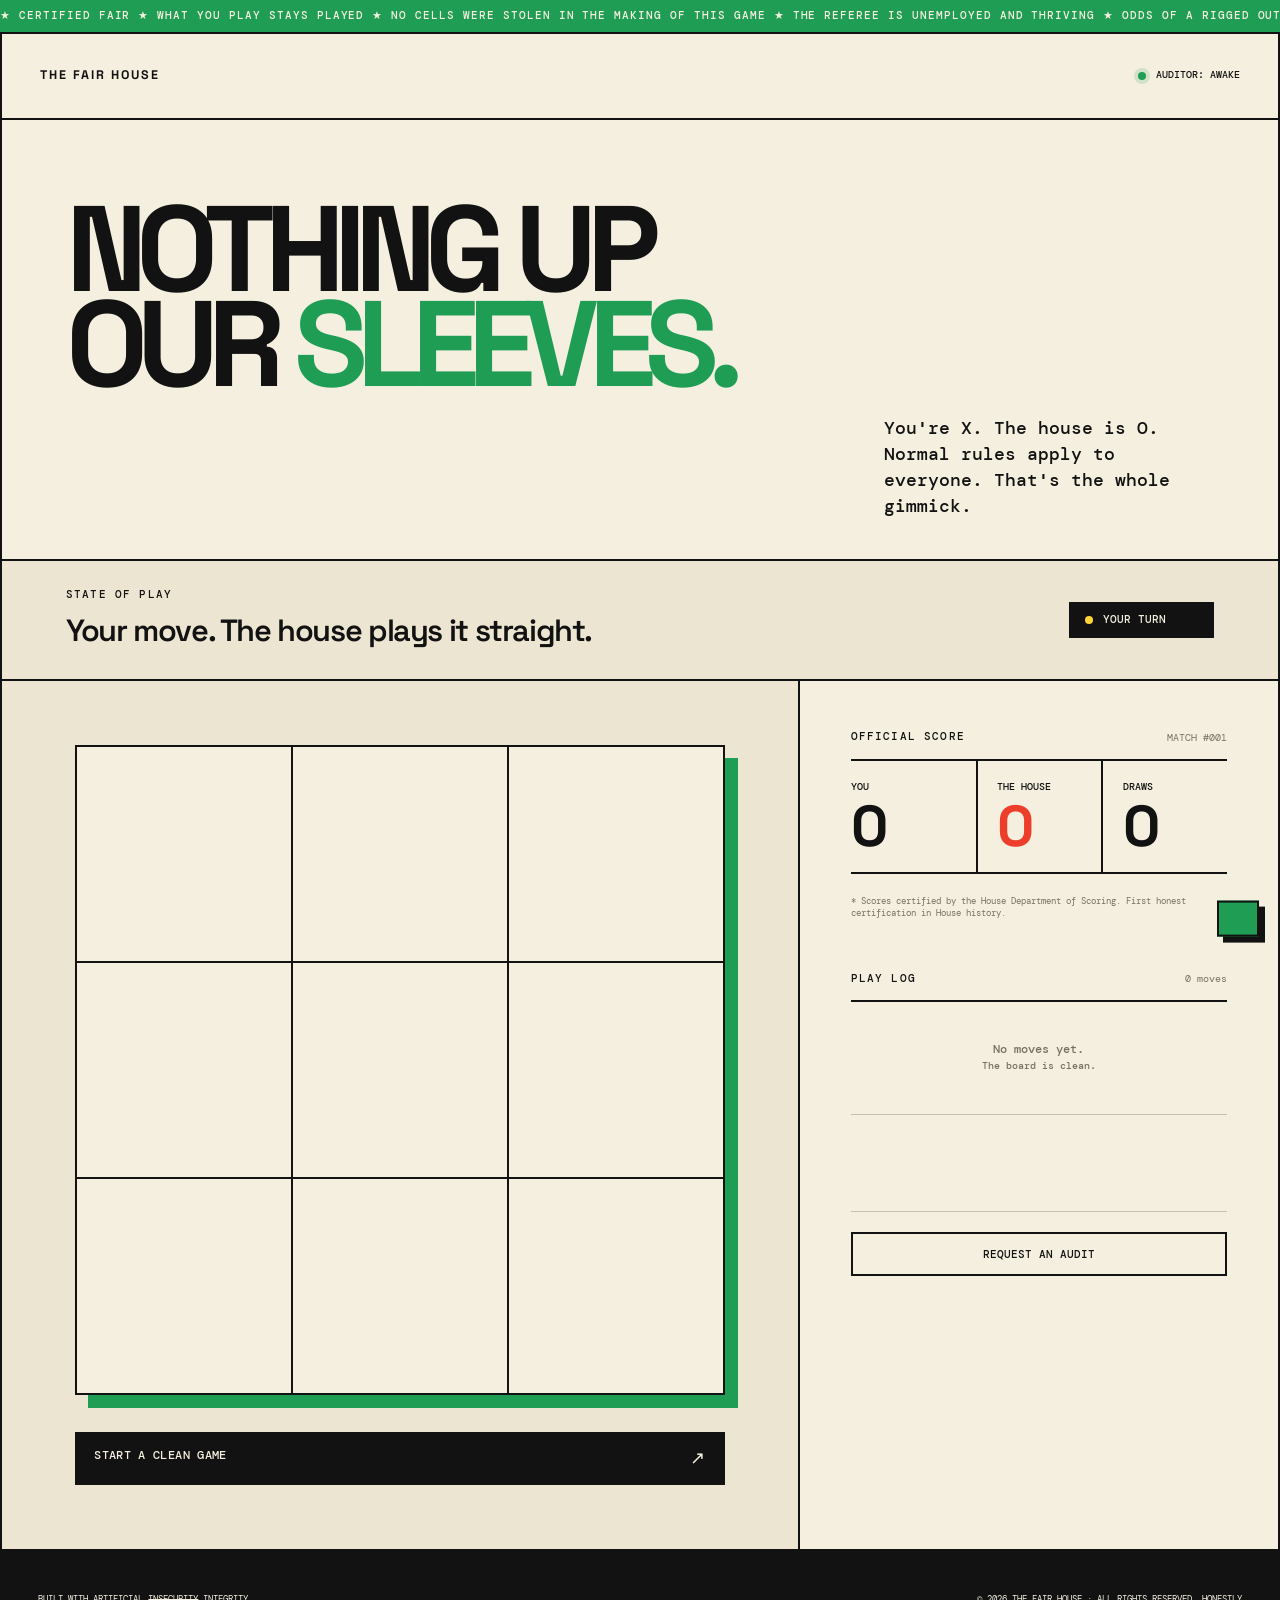
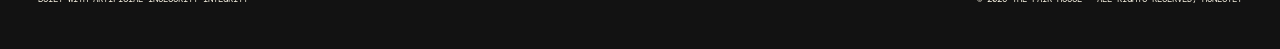
<file: app/index.html>
<!doctype html>
<html lang="en">
  <head>
    <meta charset="UTF-8" />
    <meta name="viewport" content="width=device-width, initial-scale=1.0" />
    <meta name="theme-color" content="#f4efdf" />
    <meta name="description" content="A completely normal game of tic-tac-toe. You are X. The house is O. Nobody cheats — that's the gimmick." />
    <title>Tic Tac Fair — Nobody Cheats</title>
    <link rel="stylesheet" href="styles.css" />
    <script type="module" src="app.js"></script>
  </head>
  <body>
    <div class="ticker" aria-hidden="true">
      <div>
        <span>★ CERTIFIED FAIR ★ WHAT YOU PLAY STAYS PLAYED ★ NO CELLS WERE STOLEN IN THE MAKING OF THIS GAME ★ THE REFEREE IS UNEMPLOYED AND THRIVING ★ ODDS OF A RIGGED OUTCOME: 0.00% ★&nbsp;</span>
        <span>★ CERTIFIED FAIR ★ WHAT YOU PLAY STAYS PLAYED ★ NO CELLS WERE STOLEN IN THE MAKING OF THIS GAME ★ THE REFEREE IS UNEMPLOYED AND THRIVING ★ ODDS OF A RIGGED OUTCOME: 0.00% ★&nbsp;</span>
      </div>
    </div>

    <header class="masthead">
      <p class="brand">THE FAIR HOUSE</p>
      <p class="house-status"><span></span>AUDITOR: AWAKE</p>
    </header>

    <main>
      <section class="intro" aria-labelledby="page-title">
        <h1 id="page-title">NOTHING UP<br />OUR <span>SLEEVES.</span></h1>
        <p class="lede">You're X. The house is O. Normal rules apply to everyone. That's the whole gimmick.</p>
      </section>

      <section class="game-shell" aria-label="Tic-tac-toe game">
        <div class="game-topline">
          <div>
            <p class="eyebrow">STATE OF PLAY</p>
            <p id="status" class="status" aria-live="polite">Your move. The house plays it straight.</p>
          </div>
          <div class="turn-pill"><span id="turn-dot"></span><span id="turn-label">YOUR TURN</span></div>
        </div>

        <div class="game-grid">
          <div>
            <div id="board" class="board" role="grid" aria-label="Tic-tac-toe board">
              <button type="button" role="gridcell" data-cell="0" aria-label="Top left, empty"></button>
              <button type="button" role="gridcell" data-cell="1" aria-label="Top center, empty"></button>
              <button type="button" role="gridcell" data-cell="2" aria-label="Top right, empty"></button>
              <button type="button" role="gridcell" data-cell="3" aria-label="Middle left, empty"></button>
              <button type="button" role="gridcell" data-cell="4" aria-label="Center, empty"></button>
              <button type="button" role="gridcell" data-cell="5" aria-label="Middle right, empty"></button>
              <button type="button" role="gridcell" data-cell="6" aria-label="Bottom left, empty"></button>
              <button type="button" role="gridcell" data-cell="7" aria-label="Bottom center, empty"></button>
              <button type="button" role="gridcell" data-cell="8" aria-label="Bottom right, empty"></button>
            </div>
            <button id="new-game" class="new-game" type="button">START A CLEAN GAME <span>↗</span></button>
          </div>

          <aside class="scorecard" aria-label="Score and play log">
            <div class="score-head">
              <p class="label">OFFICIAL SCORE</p>
              <span>MATCH #<span id="match-number">001</span></span>
            </div>
            <div class="scores">
              <div><span>YOU</span><strong id="player-score">0</strong></div>
              <div class="house-score"><span>THE HOUSE</span><strong id="ai-score">0</strong></div>
              <div><span>DRAWS</span><strong id="draw-score">0</strong></div>
            </div>
            <p class="fine-print">* Scores certified by the House Department of Scoring. First honest certification in House history.</p>
            <div class="log-head"><p class="label">PLAY LOG</p><span id="move-count">0 moves</span></div>
            <ol id="move-log" class="move-log" aria-live="polite">
              <li class="empty-log">No moves yet.<br /><span>The board is clean.</span></li>
            </ol>
            <button id="audit" class="audit" type="button">REQUEST AN AUDIT</button>
          </aside>
        </div>
      </section>
    </main>

    <footer>
      <p>BUILT WITH ARTIFICIAL <s>INSECURITY</s> INTEGRITY</p>
      <p>© <span id="year"></span> THE FAIR HOUSE · ALL RIGHTS RESERVED, HONESTLY</p>
    </footer>

    <div id="toast" class="toast" role="status" aria-live="polite"></div>
  </body>
</html>
</file>
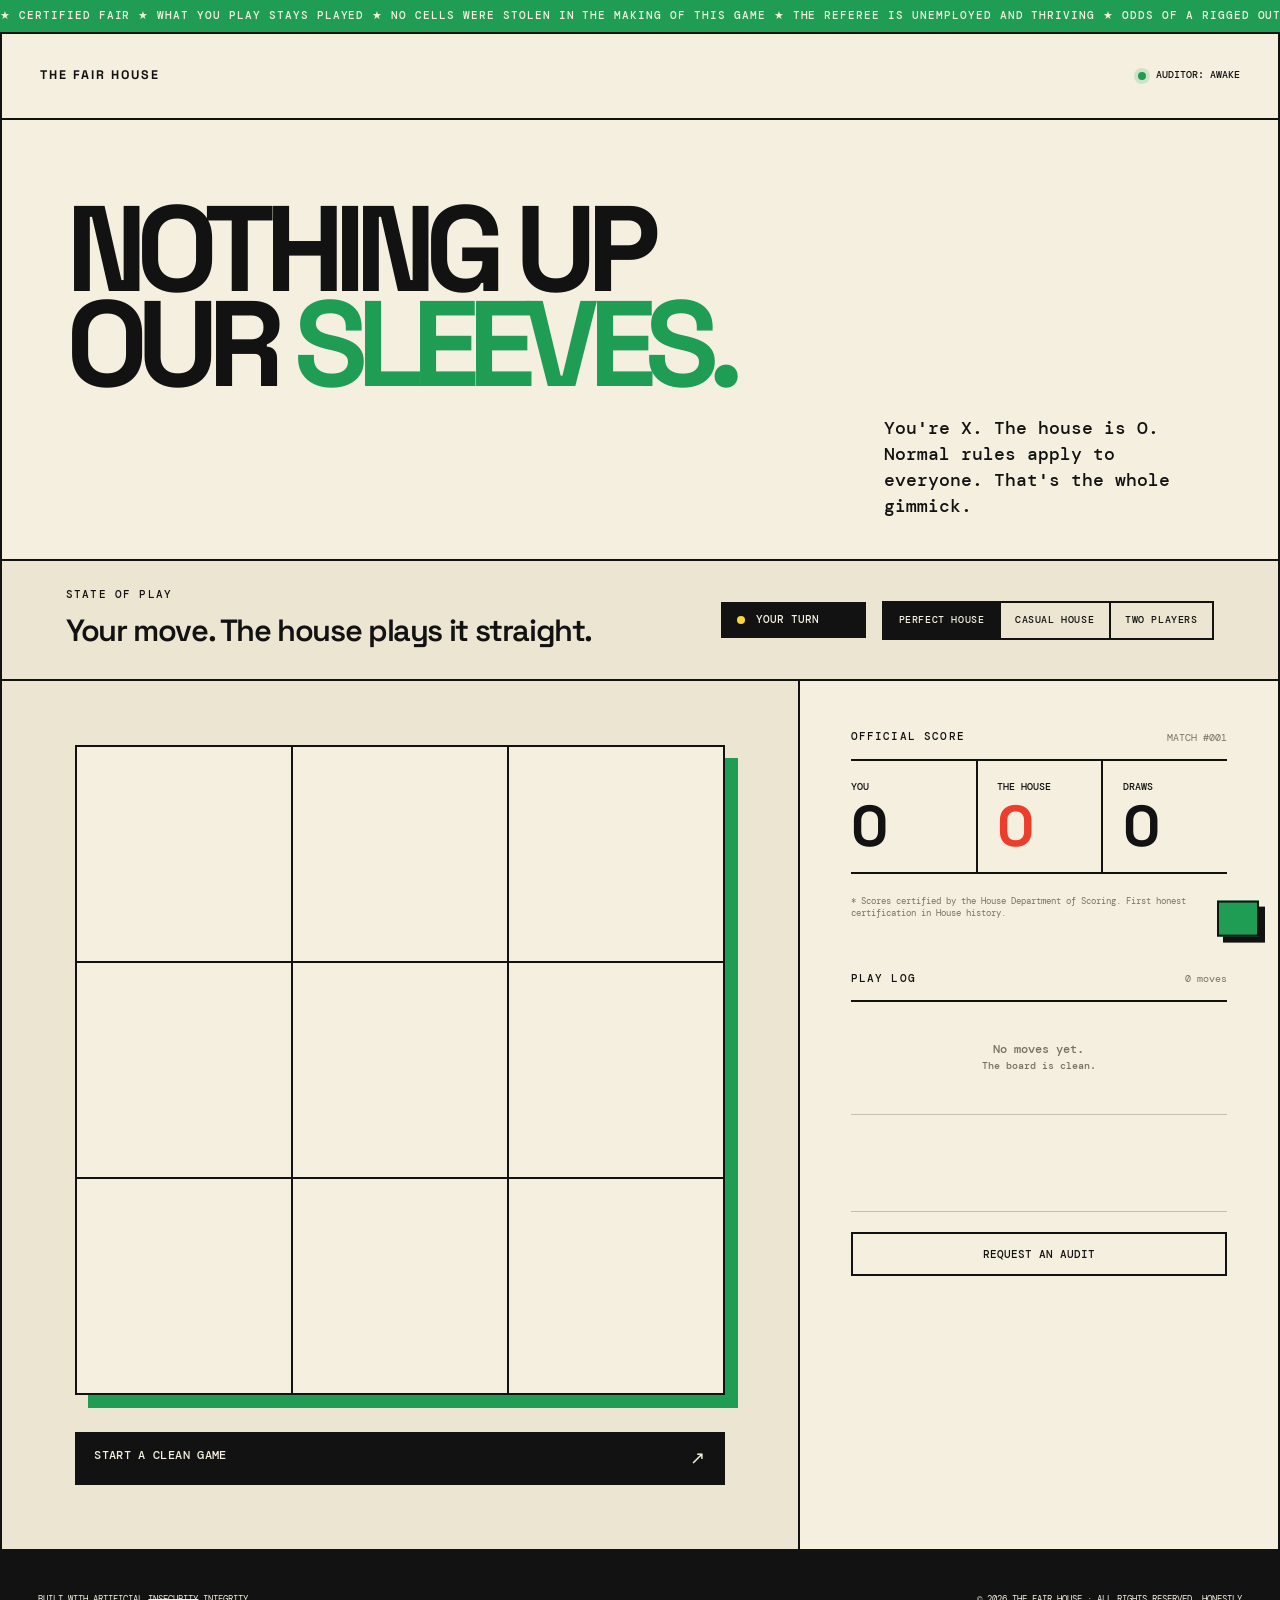
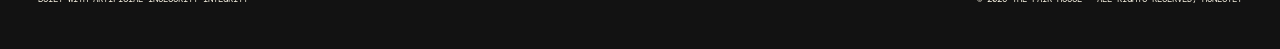
<file: docs/index.html>
<!doctype html>
<html lang="en">
  <head>
    <meta charset="UTF-8" />
    <meta name="viewport" content="width=device-width, initial-scale=1.0" />
    <meta name="theme-color" content="#f4efdf" />
    <meta name="description" content="A completely normal game of tic-tac-toe. You are X. The house is O. Nobody cheats — that's the gimmick." />
    <title>Tic Tac Fair — Nobody Cheats</title>
    <link rel="stylesheet" href="styles.css" />
    <script type="module" src="app.js"></script>
  </head>
  <body>
    <div class="ticker" aria-hidden="true">
      <div>
        <span>★ CERTIFIED FAIR ★ WHAT YOU PLAY STAYS PLAYED ★ NO CELLS WERE STOLEN IN THE MAKING OF THIS GAME ★ THE REFEREE IS UNEMPLOYED AND THRIVING ★ ODDS OF A RIGGED OUTCOME: 0.00% ★&nbsp;</span>
        <span>★ CERTIFIED FAIR ★ WHAT YOU PLAY STAYS PLAYED ★ NO CELLS WERE STOLEN IN THE MAKING OF THIS GAME ★ THE REFEREE IS UNEMPLOYED AND THRIVING ★ ODDS OF A RIGGED OUTCOME: 0.00% ★&nbsp;</span>
      </div>
    </div>

    <header class="masthead">
      <p class="brand">THE FAIR HOUSE</p>
      <p class="house-status"><span></span>AUDITOR: AWAKE</p>
    </header>

    <main>
      <section class="intro" aria-labelledby="page-title">
        <h1 id="page-title">NOTHING UP<br />OUR <span>SLEEVES.</span></h1>
        <p class="lede">You're X. The house is O. Normal rules apply to everyone. That's the whole gimmick.</p>
      </section>

      <section class="game-shell" aria-label="Tic-tac-toe game">
        <div class="game-topline">
          <div>
            <p class="eyebrow">STATE OF PLAY</p>
            <p id="status" class="status" aria-live="polite">Your move. The house plays it straight.</p>
          </div>
          <div class="topline-right">
            <div class="turn-pill"><span id="turn-dot"></span><span id="turn-label">YOUR TURN</span></div>
            <div class="mode-switch" role="group" aria-label="Game mode">
              <button id="mode-house-perfect" class="mode-btn" type="button">PERFECT HOUSE</button>
              <button id="mode-house-casual" class="mode-btn" type="button">CASUAL HOUSE</button>
              <button id="mode-two" class="mode-btn" type="button">TWO PLAYERS</button>
            </div>
          </div>
        </div>

        <div class="game-grid">
          <div>
            <div id="board" class="board" role="grid" aria-label="Tic-tac-toe board">
              <button type="button" role="gridcell" data-cell="0" aria-label="Top left, empty"></button>
              <button type="button" role="gridcell" data-cell="1" aria-label="Top center, empty"></button>
              <button type="button" role="gridcell" data-cell="2" aria-label="Top right, empty"></button>
              <button type="button" role="gridcell" data-cell="3" aria-label="Middle left, empty"></button>
              <button type="button" role="gridcell" data-cell="4" aria-label="Center, empty"></button>
              <button type="button" role="gridcell" data-cell="5" aria-label="Middle right, empty"></button>
              <button type="button" role="gridcell" data-cell="6" aria-label="Bottom left, empty"></button>
              <button type="button" role="gridcell" data-cell="7" aria-label="Bottom center, empty"></button>
              <button type="button" role="gridcell" data-cell="8" aria-label="Bottom right, empty"></button>
            </div>
            <button id="new-game" class="new-game" type="button">START A CLEAN GAME <span>↗</span></button>
          </div>

          <aside class="scorecard" aria-label="Score and play log">
            <div class="score-head">
              <p class="label">OFFICIAL SCORE</p>
              <span>MATCH #<span id="match-number">001</span></span>
            </div>
            <div class="scores">
              <div><span id="label-you">YOU</span><strong id="player-score">0</strong></div>
              <div class="house-score"><span id="label-house">THE HOUSE</span><strong id="ai-score">0</strong></div>
              <div><span>DRAWS</span><strong id="draw-score">0</strong></div>
            </div>
            <p class="fine-print">* Scores certified by the House Department of Scoring. First honest certification in House history.</p>
            <div class="log-head"><p class="label">PLAY LOG</p><span id="move-count">0 moves</span></div>
            <ol id="move-log" class="move-log" aria-live="polite">
              <li class="empty-log">No moves yet.<br /><span>The board is clean.</span></li>
            </ol>
            <button id="audit" class="audit" type="button">REQUEST AN AUDIT</button>
          </aside>
        </div>
      </section>
    </main>

    <footer>
      <p>BUILT WITH ARTIFICIAL <s>INSECURITY</s> INTEGRITY</p>
      <p>© <span id="year"></span> THE FAIR HOUSE · ALL RIGHTS RESERVED, HONESTLY</p>
    </footer>

    <div id="toast" class="toast" role="status" aria-live="polite"></div>
  </body>
</html>
</file>
<file: app/styles.css>
@import url('https://fonts.googleapis.com/css2?family=DM+Mono:wght@400;500&family=Space+Grotesk:wght@500;600;700&display=swap');

:root {
  --ink: #121212;
  --paper: #f4efdf;
  --red: #ed3d2b;
  --yellow: #ffd438;
  --green: #1f9d55;
  --muted: #777164;
  --line: rgba(18, 18, 18, 0.22);
  font-family: "Space Grotesk", Arial, sans-serif;
  color: var(--ink);
  background: var(--paper);
  font-synthesis: none;
}

* { box-sizing: border-box; }
body { margin: 0; background: var(--paper); }
button, a { color: inherit; font: inherit; }
button { -webkit-tap-highlight-color: transparent; }

.ticker { overflow: hidden; padding: 0.65rem 0; color: var(--paper); background: var(--green); border-bottom: 2px solid var(--ink); font: 500 0.67rem/1 "DM Mono", monospace; letter-spacing: 0.09em; white-space: nowrap; }
.ticker div { width: max-content; display: flex; animation: ticker 28s linear infinite; }
@keyframes ticker { to { transform: translateX(-50%); } }

.masthead { min-height: 86px; display: flex; align-items: center; justify-content: space-between; gap: 1rem; max-width: 1440px; margin: auto; padding: 0 3vw; border-inline: 2px solid var(--ink); border-bottom: 2px solid var(--ink); }
.brand { margin: 0; font: 700 0.78rem/1 "Space Grotesk", Arial, sans-serif; letter-spacing: 0.16em; }
.house-status { display: flex; align-items: center; gap: 0.6rem; margin: 0; font: 500 0.65rem/1 "DM Mono", monospace; }
.house-status span { width: 8px; height: 8px; background: var(--green); border-radius: 50%; box-shadow: 0 0 0 4px rgba(31, 157, 85, 0.16); animation: pulse 1.5s ease-in-out infinite; }
@keyframes pulse { 50% { transform: scale(0.7); opacity: 0.55; } }

main { max-width: 1440px; margin: auto; border-inline: 2px solid var(--ink); }
.intro { position: relative; min-height: 350px; padding: clamp(2.4rem, 5vw, 5rem) 5vw 2.5rem; overflow: hidden; border-bottom: 2px solid var(--ink); }
.intro::after { position: absolute; content: "✓"; right: 3vw; top: 50%; color: var(--green); font-size: clamp(17rem, 34vw, 32rem); font-weight: 700; line-height: 0.5; transform: translateY(-46%) rotate(8deg); z-index: -1; }
.eyebrow, .label { margin: 0; font: 500 0.66rem/1 "DM Mono", monospace; letter-spacing: 0.11em; text-transform: uppercase; }
h1 { margin: 1.15rem 0 0; max-width: 900px; font-size: clamp(3.6rem, 9.5vw, 9rem); line-height: 0.78; letter-spacing: -0.09em; }
h1 span { color: var(--green); }
.lede { max-width: 330px; margin: 1.5rem 0 0 auto; font: 500 clamp(0.9rem, 1.6vw, 1.12rem)/1.45 "DM Mono", monospace; }

.game-shell { background: #ece5d2; }
.game-topline { min-height: 118px; display: flex; align-items: center; justify-content: space-between; gap: 2rem; padding: 1.8rem 5vw; border-bottom: 2px solid var(--ink); }
.status { margin: 0.65rem 0 0; font-size: clamp(1.2rem, 2.4vw, 2.1rem); font-weight: 600; letter-spacing: -0.045em; }
.turn-pill { display: flex; align-items: center; gap: 0.65rem; min-width: 145px; padding: 0.8rem 1rem; color: var(--paper); background: var(--ink); font: 500 0.66rem/1 "DM Mono", monospace; }
.turn-pill > span:first-child { width: 8px; height: 8px; background: var(--yellow); border-radius: 50%; }
.turn-pill.ai > span:first-child { background: var(--red); }

.game-grid { display: grid; grid-template-columns: minmax(440px, 1.25fr) minmax(320px, 0.75fr); }
.game-grid > div { padding: clamp(2rem, 5vw, 5rem); border-right: 2px solid var(--ink); }
.board { display: grid; grid-template-columns: repeat(3, minmax(0, 1fr)); grid-template-rows: repeat(3, minmax(0, 1fr)); width: 100%; max-width: 650px; aspect-ratio: 1; container-type: inline-size; margin: auto; background: var(--ink); gap: 2px; border: 2px solid var(--ink); box-shadow: 13px 13px 0 var(--green); }
.board button { position: relative; display: grid; place-items: center; min-width: 0; min-height: 0; overflow: hidden; padding: 0; background: var(--paper); border: 0; cursor: pointer; }
.board button:hover:empty { background: var(--yellow); }
.board button:focus-visible { z-index: 1; outline: 5px solid #1976d2; outline-offset: -6px; }
.board button:disabled { cursor: default; opacity: 1; }
.board button::before { position: absolute; inset: 0; display: grid; place-items: center; font-size: 22cqw; font-weight: 600; line-height: 1; letter-spacing: -0.1em; }
.board button.x::before { content: "×"; color: var(--ink); }
.board button.o::before { content: "○"; color: var(--red); }
.board button.player-move { animation: placed 0.4s cubic-bezier(0.2, 0.8, 0.2, 1) both; }
.board button.ai-move { animation: stamped 0.4s cubic-bezier(0.2, 0.8, 0.2, 1) both; }
.board button.winner { background: var(--yellow); }
@keyframes placed { from { background: var(--yellow); } }
@keyframes stamped { from { background: var(--red); } }

.new-game { width: 100%; max-width: 650px; display: flex; justify-content: space-between; margin: 2.3rem auto 0; padding: 1rem 1.1rem; color: var(--paper); background: var(--ink); border: 2px solid var(--ink); font: 500 0.73rem/1 "DM Mono", monospace; letter-spacing: 0.03em; cursor: pointer; }
.new-game:hover { color: var(--ink); background: var(--yellow); }
.new-game span { font-size: 1.1rem; }

.scorecard { min-width: 0; padding: clamp(2rem, 4vw, 4rem); background: var(--paper); }
.score-head, .log-head { display: flex; align-items: center; justify-content: space-between; gap: 1rem; padding-bottom: 1rem; border-bottom: 2px solid var(--ink); }
.score-head > span, .log-head > span { color: var(--muted); font: 400 0.6rem/1 "DM Mono", monospace; }
.scores { display: grid; grid-template-columns: 1fr 1fr 1fr; border-bottom: 2px solid var(--ink); }
.scores > div { display: flex; min-width: 0; flex-direction: column; padding: 1.3rem 1rem 1rem 0; }
.scores > div + div { padding-left: 1.2rem; border-left: 2px solid var(--ink); }
.scores span { font: 500 0.64rem/1 "DM Mono", monospace; }
.scores strong { margin-top: 0.4rem; font-size: clamp(2.4rem, 4.5vw, 3.6rem); line-height: 1; letter-spacing: -0.09em; }
.house-score strong { color: var(--red); }
.fine-print { padding: 0.75rem 0 2.8rem; color: var(--muted); font: 400 0.56rem/1.4 "DM Mono", monospace; }
.move-log { min-height: 210px; max-height: 310px; margin: 0; padding: 0; overflow: auto; list-style: none; border-bottom: 1px solid var(--line); }
.move-log li { position: relative; padding: 1rem 0 1rem 2.2rem; border-bottom: 1px solid var(--line); font: 500 0.72rem/1.4 "DM Mono", monospace; }
.move-log li::before { position: absolute; left: 0; top: 0.85rem; content: attr(data-number); display: grid; width: 24px; height: 24px; place-items: center; color: var(--paper); background: var(--ink); font-size: 0.56rem; border-radius: 50%; }
.move-log .empty-log { padding: 2.5rem 0; color: var(--muted); text-align: center; }
.move-log .empty-log::before { display: none; }
.empty-log span { font-size: 0.6rem; }
.audit { width: 100%; margin-top: 1.25rem; padding: 0.9rem; background: transparent; border: 2px solid var(--ink); font: 500 0.67rem/1 "DM Mono", monospace; cursor: pointer; }
.audit:hover { color: var(--paper); background: var(--green); }

footer { min-height: 100px; display: flex; align-items: center; justify-content: space-between; gap: 2rem; max-width: 1440px; margin: auto; padding: 1.5rem 3vw; color: var(--paper); background: var(--ink); font: 400 0.58rem/1.4 "DM Mono", monospace; }
footer p { margin: 0; }
.toast { position: fixed; right: 1.3rem; bottom: 1.3rem; max-width: min(360px, calc(100vw - 2.6rem)); padding: 1rem 1.2rem; color: var(--paper); background: var(--green); border: 2px solid var(--ink); box-shadow: 6px 6px 0 var(--ink); font: 500 0.7rem/1.45 "DM Mono", monospace; transform: translateY(160%); transition: transform 0.25s ease; z-index: 10; }
.toast.show { transform: translateY(0); }

@media (max-width: 850px) {
  .intro { min-height: 320px; }
  .game-grid { grid-template-columns: 1fr; }
  .game-grid > div { border-right: 0; border-bottom: 2px solid var(--ink); }
  .scorecard { min-height: 560px; }
}
@media (max-width: 560px) {
  .masthead { min-height: 72px; padding-inline: 1rem; }
  .house-status { font-size: 0.52rem; }
  .house-status span { display: none; }
  .intro { min-height: 275px; padding: 2.3rem 1.2rem 1.6rem; }
  .intro::after { right: -10vw; }
  .lede { margin-left: 0; }
  .game-topline { min-height: 125px; align-items: flex-start; flex-direction: column; gap: 1.2rem; padding: 1.5rem 1.2rem; }
  .game-grid > div, .scorecard { padding: 1.5rem 1.2rem; }
  .board { box-shadow: 7px 7px 0 var(--green); }
  footer { align-items: flex-start; flex-direction: column; }
}
@media (prefers-reduced-motion: reduce) {
  *, *::before, *::after { scroll-behavior: auto !important; animation-duration: 0.01ms !important; animation-iteration-count: 1 !important; transition-duration: 0.01ms !important; }
}
</file>
<file: docs/styles.css>
@import url('https://fonts.googleapis.com/css2?family=DM+Mono:wght@400;500&family=Space+Grotesk:wght@500;600;700&display=swap');

:root {
  --ink: #121212;
  --paper: #f4efdf;
  --red: #ed3d2b;
  --yellow: #ffd438;
  --green: #1f9d55;
  --muted: #777164;
  --line: rgba(18, 18, 18, 0.22);
  font-family: "Space Grotesk", Arial, sans-serif;
  color: var(--ink);
  background: var(--paper);
  font-synthesis: none;
}

* { box-sizing: border-box; }
body { margin: 0; background: var(--paper); }
button, a { color: inherit; font: inherit; }
button { -webkit-tap-highlight-color: transparent; }

.ticker { overflow: hidden; padding: 0.65rem 0; color: var(--paper); background: var(--green); border-bottom: 2px solid var(--ink); font: 500 0.67rem/1 "DM Mono", monospace; letter-spacing: 0.09em; white-space: nowrap; }
.ticker div { width: max-content; display: flex; animation: ticker 28s linear infinite; }
@keyframes ticker { to { transform: translateX(-50%); } }

.masthead { min-height: 86px; display: flex; align-items: center; justify-content: space-between; gap: 1rem; max-width: 1440px; margin: auto; padding: 0 3vw; border-inline: 2px solid var(--ink); border-bottom: 2px solid var(--ink); }
.brand { margin: 0; font: 700 0.78rem/1 "Space Grotesk", Arial, sans-serif; letter-spacing: 0.16em; }
.house-status { display: flex; align-items: center; gap: 0.6rem; margin: 0; font: 500 0.65rem/1 "DM Mono", monospace; }
.house-status span { width: 8px; height: 8px; background: var(--green); border-radius: 50%; box-shadow: 0 0 0 4px rgba(31, 157, 85, 0.16); animation: pulse 1.5s ease-in-out infinite; }
@keyframes pulse { 50% { transform: scale(0.7); opacity: 0.55; } }

main { max-width: 1440px; margin: auto; border-inline: 2px solid var(--ink); }
.intro { position: relative; min-height: 350px; padding: clamp(2.4rem, 5vw, 5rem) 5vw 2.5rem; overflow: hidden; border-bottom: 2px solid var(--ink); }
.intro::after { position: absolute; content: "✓"; right: 3vw; top: 50%; color: var(--green); font-size: clamp(17rem, 34vw, 32rem); font-weight: 700; line-height: 0.5; transform: translateY(-46%) rotate(8deg); z-index: -1; }
.eyebrow, .label { margin: 0; font: 500 0.66rem/1 "DM Mono", monospace; letter-spacing: 0.11em; text-transform: uppercase; }
h1 { margin: 1.15rem 0 0; max-width: 900px; font-size: clamp(3.6rem, 9.5vw, 9rem); line-height: 0.78; letter-spacing: -0.09em; }
h1 span { color: var(--green); }
.lede { max-width: 330px; margin: 1.5rem 0 0 auto; font: 500 clamp(0.9rem, 1.6vw, 1.12rem)/1.45 "DM Mono", monospace; }

.game-shell { background: #ece5d2; }
.game-topline { min-height: 118px; display: flex; align-items: center; justify-content: space-between; gap: 2rem; padding: 1.8rem 5vw; border-bottom: 2px solid var(--ink); }
.status { margin: 0.65rem 0 0; font-size: clamp(1.2rem, 2.4vw, 2.1rem); font-weight: 600; letter-spacing: -0.045em; }
.turn-pill { display: flex; align-items: center; gap: 0.65rem; min-width: 145px; padding: 0.8rem 1rem; color: var(--paper); background: var(--ink); font: 500 0.66rem/1 "DM Mono", monospace; }
.turn-pill > span:first-child { width: 8px; height: 8px; background: var(--yellow); border-radius: 50%; }
.turn-pill.ai > span:first-child { background: var(--red); }
.topline-right { display: flex; align-items: center; gap: 1rem; }
.mode-switch { display: flex; }
.mode-btn { padding: 0.8rem 0.9rem; background: transparent; border: 2px solid var(--ink); border-right-width: 0; font: 500 0.62rem/1 "DM Mono", monospace; letter-spacing: 0.06em; cursor: pointer; }
.mode-btn:last-child { border-right-width: 2px; }
.mode-btn:hover { background: var(--yellow); }
.mode-btn.active { color: var(--paper); background: var(--ink); }
.mode-btn.active:hover { background: var(--ink); }

.game-grid { display: grid; grid-template-columns: minmax(440px, 1.25fr) minmax(320px, 0.75fr); }
.game-grid > div { padding: clamp(2rem, 5vw, 5rem); border-right: 2px solid var(--ink); }
.board { display: grid; grid-template-columns: repeat(3, minmax(0, 1fr)); grid-template-rows: repeat(3, minmax(0, 1fr)); width: 100%; max-width: 650px; aspect-ratio: 1; container-type: inline-size; margin: auto; background: var(--ink); gap: 2px; border: 2px solid var(--ink); box-shadow: 13px 13px 0 var(--green); }
.board button { position: relative; display: grid; place-items: center; min-width: 0; min-height: 0; overflow: hidden; padding: 0; background: var(--paper); border: 0; cursor: pointer; }
.board button:hover:empty { background: var(--yellow); }
.board button:focus-visible { z-index: 1; outline: 5px solid #1976d2; outline-offset: -6px; }
.board button:disabled { cursor: default; opacity: 1; }
.board button::before { position: absolute; inset: 0; display: grid; place-items: center; font-size: 22cqw; font-weight: 600; line-height: 1; letter-spacing: -0.1em; }
.board button.x::before { content: "×"; color: var(--ink); }
.board button.o::before { content: "○"; color: var(--red); }
.board button.player-move { animation: placed 0.4s cubic-bezier(0.2, 0.8, 0.2, 1) both; }
.board button.ai-move { animation: stamped 0.4s cubic-bezier(0.2, 0.8, 0.2, 1) both; }
.board button.winner { background: var(--yellow); }
@keyframes placed { from { background: var(--yellow); } }
@keyframes stamped { from { background: var(--red); } }

.new-game { width: 100%; max-width: 650px; display: flex; justify-content: space-between; margin: 2.3rem auto 0; padding: 1rem 1.1rem; color: var(--paper); background: var(--ink); border: 2px solid var(--ink); font: 500 0.73rem/1 "DM Mono", monospace; letter-spacing: 0.03em; cursor: pointer; }
.new-game:hover { color: var(--ink); background: var(--yellow); }
.new-game span { font-size: 1.1rem; }

.scorecard { min-width: 0; padding: clamp(2rem, 4vw, 4rem); background: var(--paper); }
.score-head, .log-head { display: flex; align-items: center; justify-content: space-between; gap: 1rem; padding-bottom: 1rem; border-bottom: 2px solid var(--ink); }
.score-head > span, .log-head > span { color: var(--muted); font: 400 0.6rem/1 "DM Mono", monospace; }
.scores { display: grid; grid-template-columns: 1fr 1fr 1fr; border-bottom: 2px solid var(--ink); }
.scores > div { display: flex; min-width: 0; flex-direction: column; padding: 1.3rem 1rem 1rem 0; }
.scores > div + div { padding-left: 1.2rem; border-left: 2px solid var(--ink); }
.scores span { font: 500 0.64rem/1 "DM Mono", monospace; }
.scores strong { margin-top: 0.4rem; font-size: clamp(2.4rem, 4.5vw, 3.6rem); line-height: 1; letter-spacing: -0.09em; }
.house-score strong { color: var(--red); }
.fine-print { padding: 0.75rem 0 2.8rem; color: var(--muted); font: 400 0.56rem/1.4 "DM Mono", monospace; }
.move-log { min-height: 210px; max-height: 310px; margin: 0; padding: 0; overflow: auto; list-style: none; border-bottom: 1px solid var(--line); }
.move-log li { position: relative; padding: 1rem 0 1rem 2.2rem; border-bottom: 1px solid var(--line); font: 500 0.72rem/1.4 "DM Mono", monospace; }
.move-log li::before { position: absolute; left: 0; top: 0.85rem; content: attr(data-number); display: grid; width: 24px; height: 24px; place-items: center; color: var(--paper); background: var(--ink); font-size: 0.56rem; border-radius: 50%; }
.move-log .empty-log { padding: 2.5rem 0; color: var(--muted); text-align: center; }
.move-log .empty-log::before { display: none; }
.empty-log span { font-size: 0.6rem; }
.audit { width: 100%; margin-top: 1.25rem; padding: 0.9rem; background: transparent; border: 2px solid var(--ink); font: 500 0.67rem/1 "DM Mono", monospace; cursor: pointer; }
.audit:hover { color: var(--paper); background: var(--green); }

footer { min-height: 100px; display: flex; align-items: center; justify-content: space-between; gap: 2rem; max-width: 1440px; margin: auto; padding: 1.5rem 3vw; color: var(--paper); background: var(--ink); font: 400 0.58rem/1.4 "DM Mono", monospace; }
footer p { margin: 0; }
.toast { position: fixed; right: 1.3rem; bottom: 1.3rem; max-width: min(360px, calc(100vw - 2.6rem)); padding: 1rem 1.2rem; color: var(--paper); background: var(--green); border: 2px solid var(--ink); box-shadow: 6px 6px 0 var(--ink); font: 500 0.7rem/1.45 "DM Mono", monospace; transform: translateY(160%); transition: transform 0.25s ease; z-index: 10; }
.toast.show { transform: translateY(0); }

@media (max-width: 850px) {
  .intro { min-height: 320px; }
  .game-grid { grid-template-columns: 1fr; }
  .game-grid > div { border-right: 0; border-bottom: 2px solid var(--ink); }
  .scorecard { min-height: 560px; }
}
@media (max-width: 560px) {
  .masthead { min-height: 72px; padding-inline: 1rem; }
  .house-status { font-size: 0.52rem; }
  .house-status span { display: none; }
  .intro { min-height: 275px; padding: 2.3rem 1.2rem 1.6rem; }
  .intro::after { right: -10vw; }
  .lede { margin-left: 0; }
  .game-topline { min-height: 125px; align-items: flex-start; flex-direction: column; gap: 1.2rem; padding: 1.5rem 1.2rem; }
  .topline-right { align-self: stretch; justify-content: space-between; }
  .mode-btn { padding: 0.7rem 0.55rem; font-size: 0.56rem; }
  .game-grid > div, .scorecard { padding: 1.5rem 1.2rem; }
  .board { box-shadow: 7px 7px 0 var(--green); }
  footer { align-items: flex-start; flex-direction: column; }
}
@media (prefers-reduced-motion: reduce) {
  *, *::before, *::after { scroll-behavior: auto !important; animation-duration: 0.01ms !important; animation-iteration-count: 1 !important; transition-duration: 0.01ms !important; }
}
</file>
